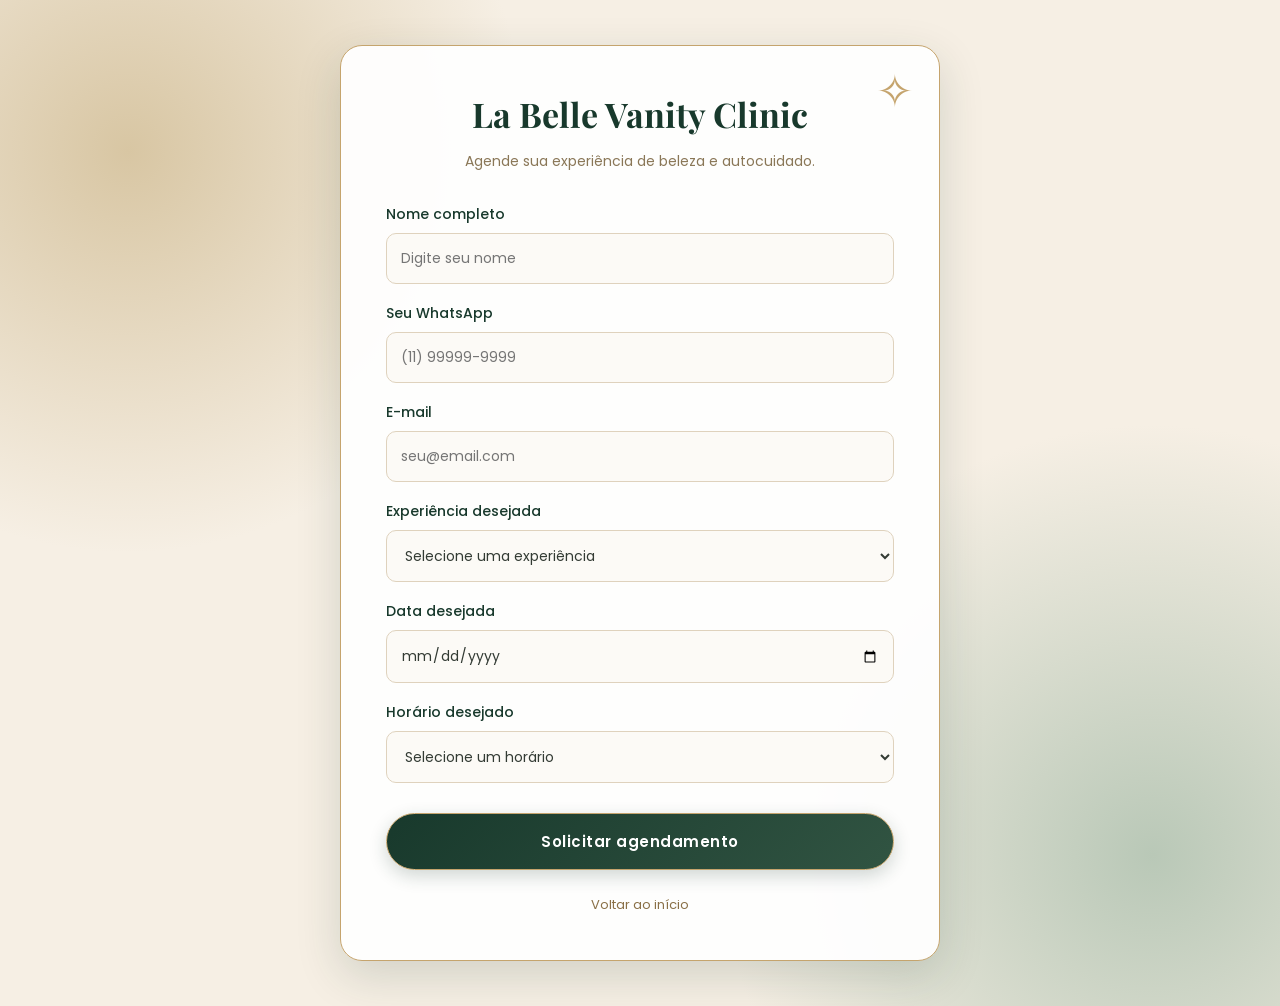
<file: agendamento.html>
<!DOCTYPE html>
<html lang="pt-BR">
<head>
    <meta charset="UTF-8">
    <meta name="viewport" content="width=device-width, initial-scale=1.0">
    <title>Agendamento | La Belle Vanity Clinic</title>
    <link rel="stylesheet" href="agendamento.css">
    <script src="agendamento.js" defer></script>
</head>
<body>

    <main class="container">
        <h1>La Belle Vanity Clinic</h1>
        <p class="subtitulo">Agende sua experiência de beleza e autocuidado.</p>

        <form id="formAgendamento">

            <label for="nome">Nome completo</label>
            <input type="text" id="nome" required placeholder="Digite seu nome">

            <label for="whatsapp">Seu WhatsApp</label>
            <input type="tel" id="whatsapp" required placeholder="(11) 99999-9999">

            <label for="email">E-mail</label>
            <input type="email" id="email" required placeholder="seu@email.com">

            <label for="experiencia">Experiência desejada</label>
            <select id="experiencia" required>
                <option value="">Selecione uma experiência</option>
                <option>Limpeza de pele</option>
                <option>Skincare personalizado</option>
                <option>Tratamento facial</option>
                <option>Tratamento corporal</option>
                <option>Experiência de relaxamento</option>
                <option>Avaliação estética</option>
            </select>

            <label for="data">Data desejada</label>
            <input type="date" id="data" required>

            <label for="horario">Horário desejado</label>
            <select id="horario" required>
                <option value="">Selecione um horário</option>
                <option>09:00</option>
                <option>10:00</option>
                <option>11:00</option>
                <option>13:00</option>
                <option>14:00</option>
                <option>15:00</option>
                <option>16:00</option>
                <option>17:00</option>
            </select>

            <button type="submit">Solicitar agendamento</button>
        </form>

        <div id="mensagem" role="status"></div>

        <a href="index.html" class="voltar">Voltar ao início</a>
    </main>

</body>
</html>
</file>
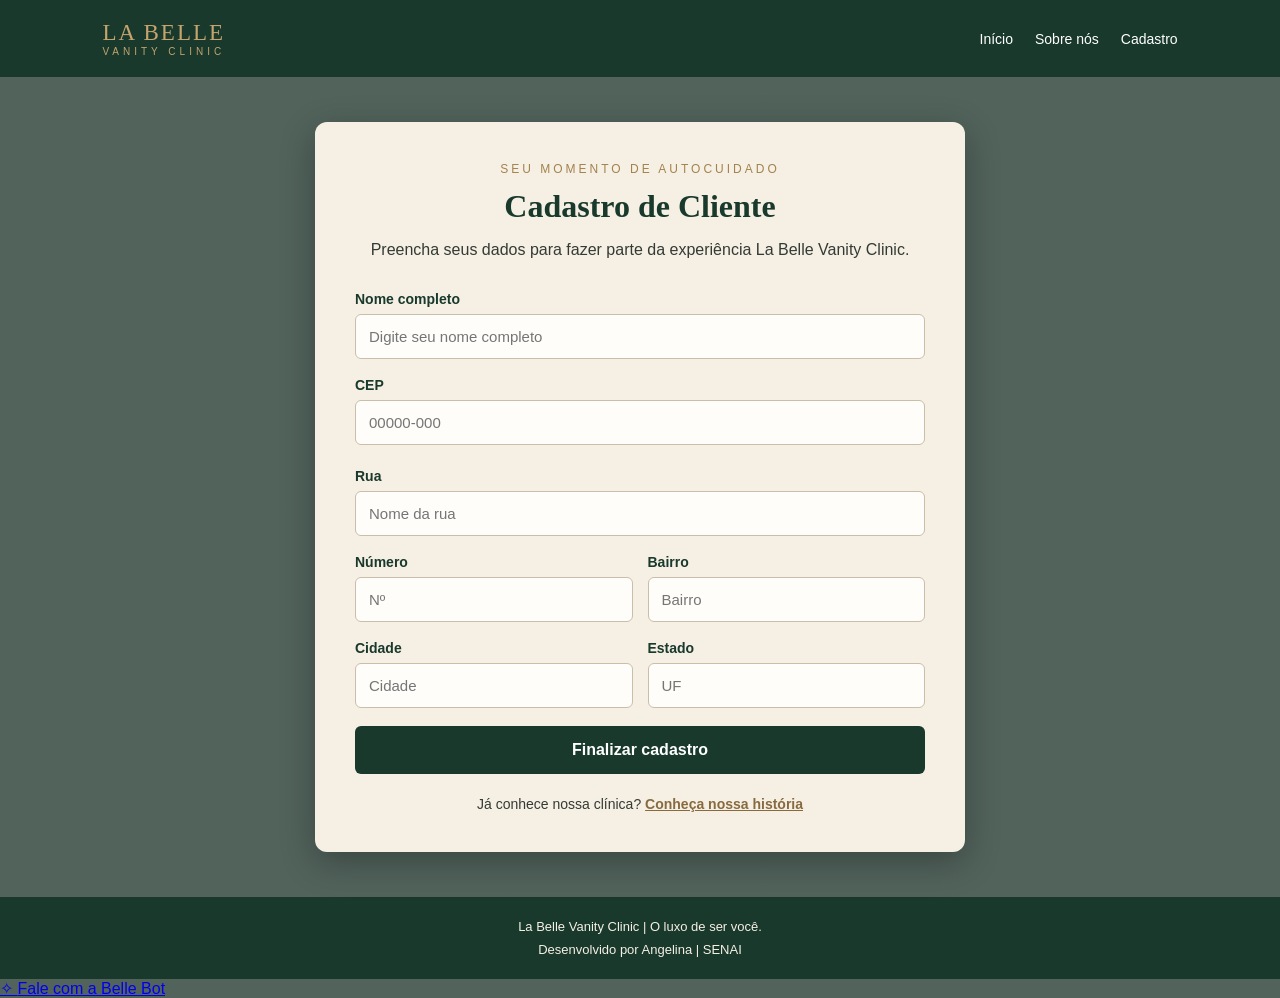
<file: cadastroLaBelle.html>
<!DOCTYPE html>
<html lang="pt-BR">
<head>
    <meta charset="UTF-8">
    <meta name="viewport" content="width=device-width, initial-scale=1.0">
    <title>Cadastro | La Belle Vanity Clinic</title>
    <link rel="stylesheet" href="styleLaBelle.css">
    <script src="scriptLaBelle.js" defer></script>
</head>
<body>

    <header class="cabecalho">
        <a href="index.html" class="marca">LA BELLE <span>VANITY CLINIC</span></a>

        <nav>
            <a href="index.html">Início</a>
            <a href="sobre.html">Sobre nós</a>
            <a href="cadastroLaBelle.html">Cadastro</a>
        </nav>
    </header>

    <main class="container">
        <section class="formulario">
            <p class="subtitulo">SEU MOMENTO DE AUTOCUIDADO</p>
            <h1>Cadastro de Cliente</h1>
            <p class="descricao">
                Preencha seus dados para fazer parte da experiência
                La Belle Vanity Clinic.
            </p>

            <form id="formCadastro">
                <div class="campo">
                    <label for="nome">Nome completo</label>
                    <input type="text" id="nome" name="nome"
                           placeholder="Digite seu nome completo" required>
                </div>

                <div class="campo">
                    <label for="cep">CEP</label>
                    <input type="text" id="cep" name="cep"
                           placeholder="00000-000" maxlength="9" required>
                    <small id="mensagemCep"></small>
                </div>

                <div class="campo">
                    <label for="rua">Rua</label>
                    <input type="text" id="rua" name="rua"
                           placeholder="Nome da rua" required>
                </div>

                <div class="linha">
                    <div class="campo">
                        <label for="numero">Número</label>
                        <input type="text" id="numero" name="numero"
                               placeholder="Nº" required>
                    </div>

                    <div class="campo">
                        <label for="bairro">Bairro</label>
                        <input type="text" id="bairro" name="bairro"
                               placeholder="Bairro" required>
                    </div>
                </div>

                <div class="linha">
                    <div class="campo">
                        <label for="cidade">Cidade</label>
                        <input type="text" id="cidade" name="cidade"
                               placeholder="Cidade" required>
                    </div>

                    <div class="campo">
                        <label for="estado">Estado</label>
                        <input type="text" id="estado" name="estado"
                               placeholder="UF" maxlength="2" required>
                    </div>
                </div>

                <button type="submit">Finalizar cadastro</button>
            </form>

            <p class="voltar">
                Já conhece nossa clínica?
                <a href="sobre.html">Conheça nossa história</a>
            </p>
        </section>
    </main>

    <footer>
        <p>La Belle Vanity Clinic | O luxo de ser você.</p>
        <p>Desenvolvido por Angelina | SENAI</p>
    </footer>

<a href="htmlChatLaBelleVanityClinic.html"
   class="botao-belle"
   aria-label="Conversar com a Belle Bot"
   target="_blank"
   rel="noopener noreferrer">

    <span class="icone-belle">✧</span>
    <span>Fale com a Belle Bot</span>

</a>

</body>
</html>
</file>
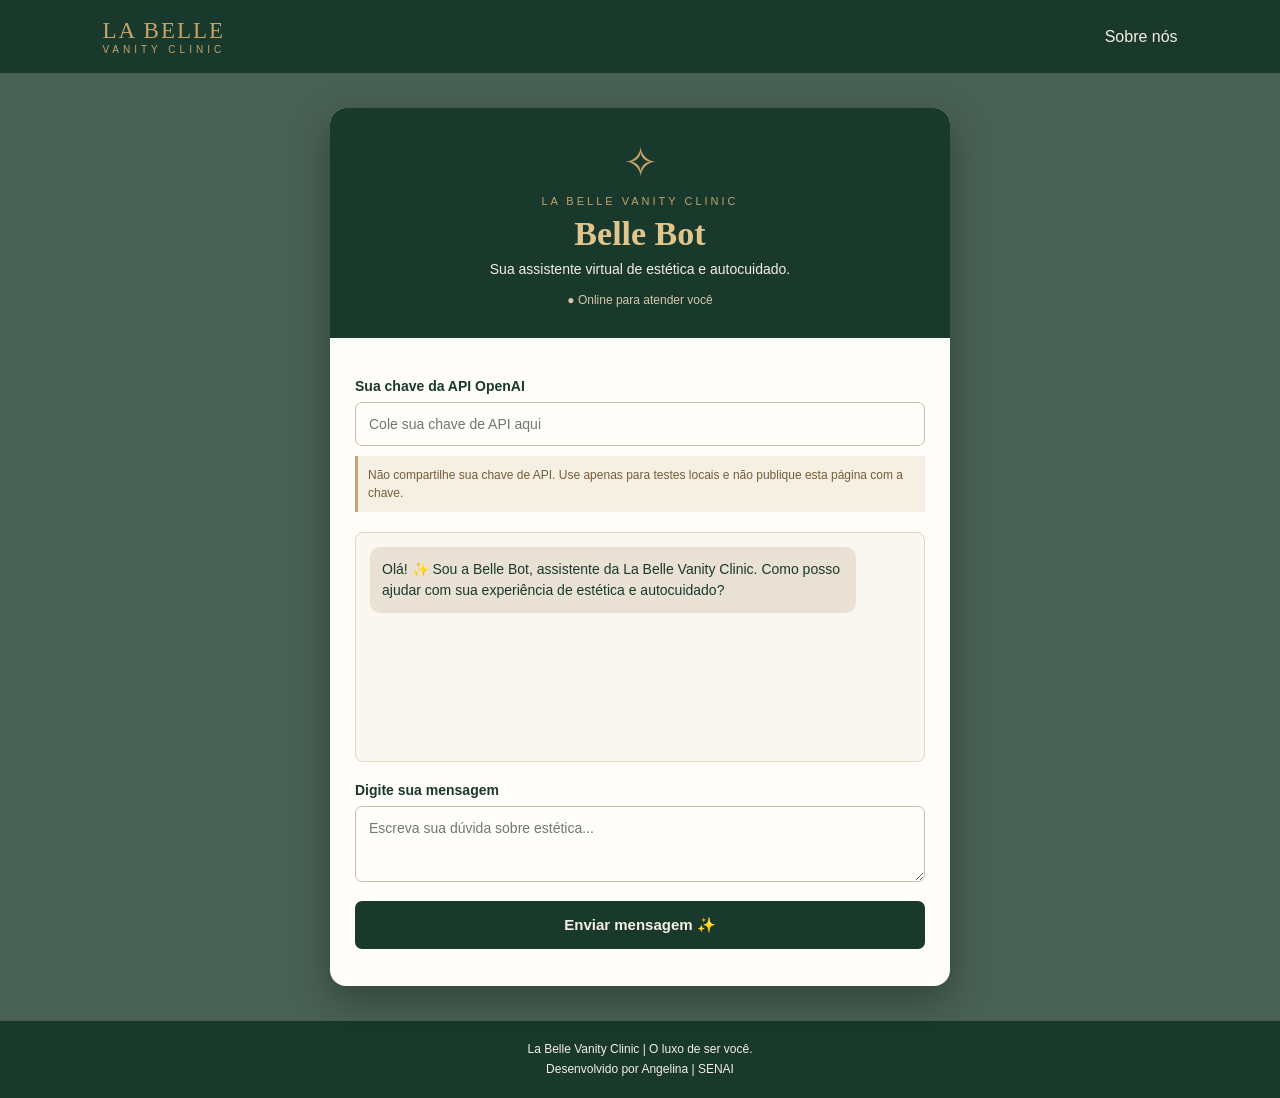
<file: htmlChatLaBelleVanityClinic.html>
<!DOCTYPE html>
<html lang="pt-BR">
<head>
    <meta charset="UTF-8">
    <meta name="viewport" content="width=device-width, initial-scale=1.0">
    <title>Belle Bot | La Belle Vanity Clinic</title>
    <link rel="stylesheet" href="styleChatBotLaBelleVanityClinic.css">
    <script src="scriptChatLaBelleVanityClinic.js" defer></script>
</head>
<body>

    <header>
        <a href="index.html" class="logo">
            LA BELLE
            <span>VANITY CLINIC</span>
        </a>
        <a href="sobre.html" class="link-voltar">Sobre nós</a>
    </header>

    <main class="container">
        <section class="chat-card">
            <div class="chat-topo">
                <div class="icone">✧</div>
                <p class="identificacao">LA BELLE VANITY CLINIC</p>
                <h1>Belle Bot</h1>
                <p class="descricao">
                    Sua assistente virtual de estética e autocuidado.
                </p>
                <span class="status">● Online para atender você</span>
            </div>

            <div class="conteudo">
                <label for="apiKey">Sua chave da API OpenAI</label>
                <input
                    type="password"
                    id="apiKey"
                    placeholder="Cole sua chave de API aqui"
                    autocomplete="off"
                >

                <div class="aviso">
                    Não compartilhe sua chave de API. Use apenas para testes
                    locais e não publique esta página com a chave.
                </div>

                <div id="conversa" class="conversa" aria-live="polite">
                    <div class="mensagem bot">
                        Olá! ✨ Sou a Belle Bot, assistente da La Belle Vanity
                        Clinic. Como posso ajudar com sua experiência de
                        estética e autocuidado?
                    </div>
                </div>

                <label for="mensagem">Digite sua mensagem</label>
                <textarea
                    id="mensagem"
                    rows="3"
                    placeholder="Escreva sua dúvida sobre estética..."
                ></textarea>

                <button id="btnEnviar" type="button">
                    Enviar mensagem ✨
                </button>

                <p id="status" role="status"></p>
            </div>
        </section>
    </main>

    <footer>
        <p>La Belle Vanity Clinic | O luxo de ser você.</p>
        <p>Desenvolvido por Angelina | SENAI</p>
    </footer>

</body>
</html>
</file>
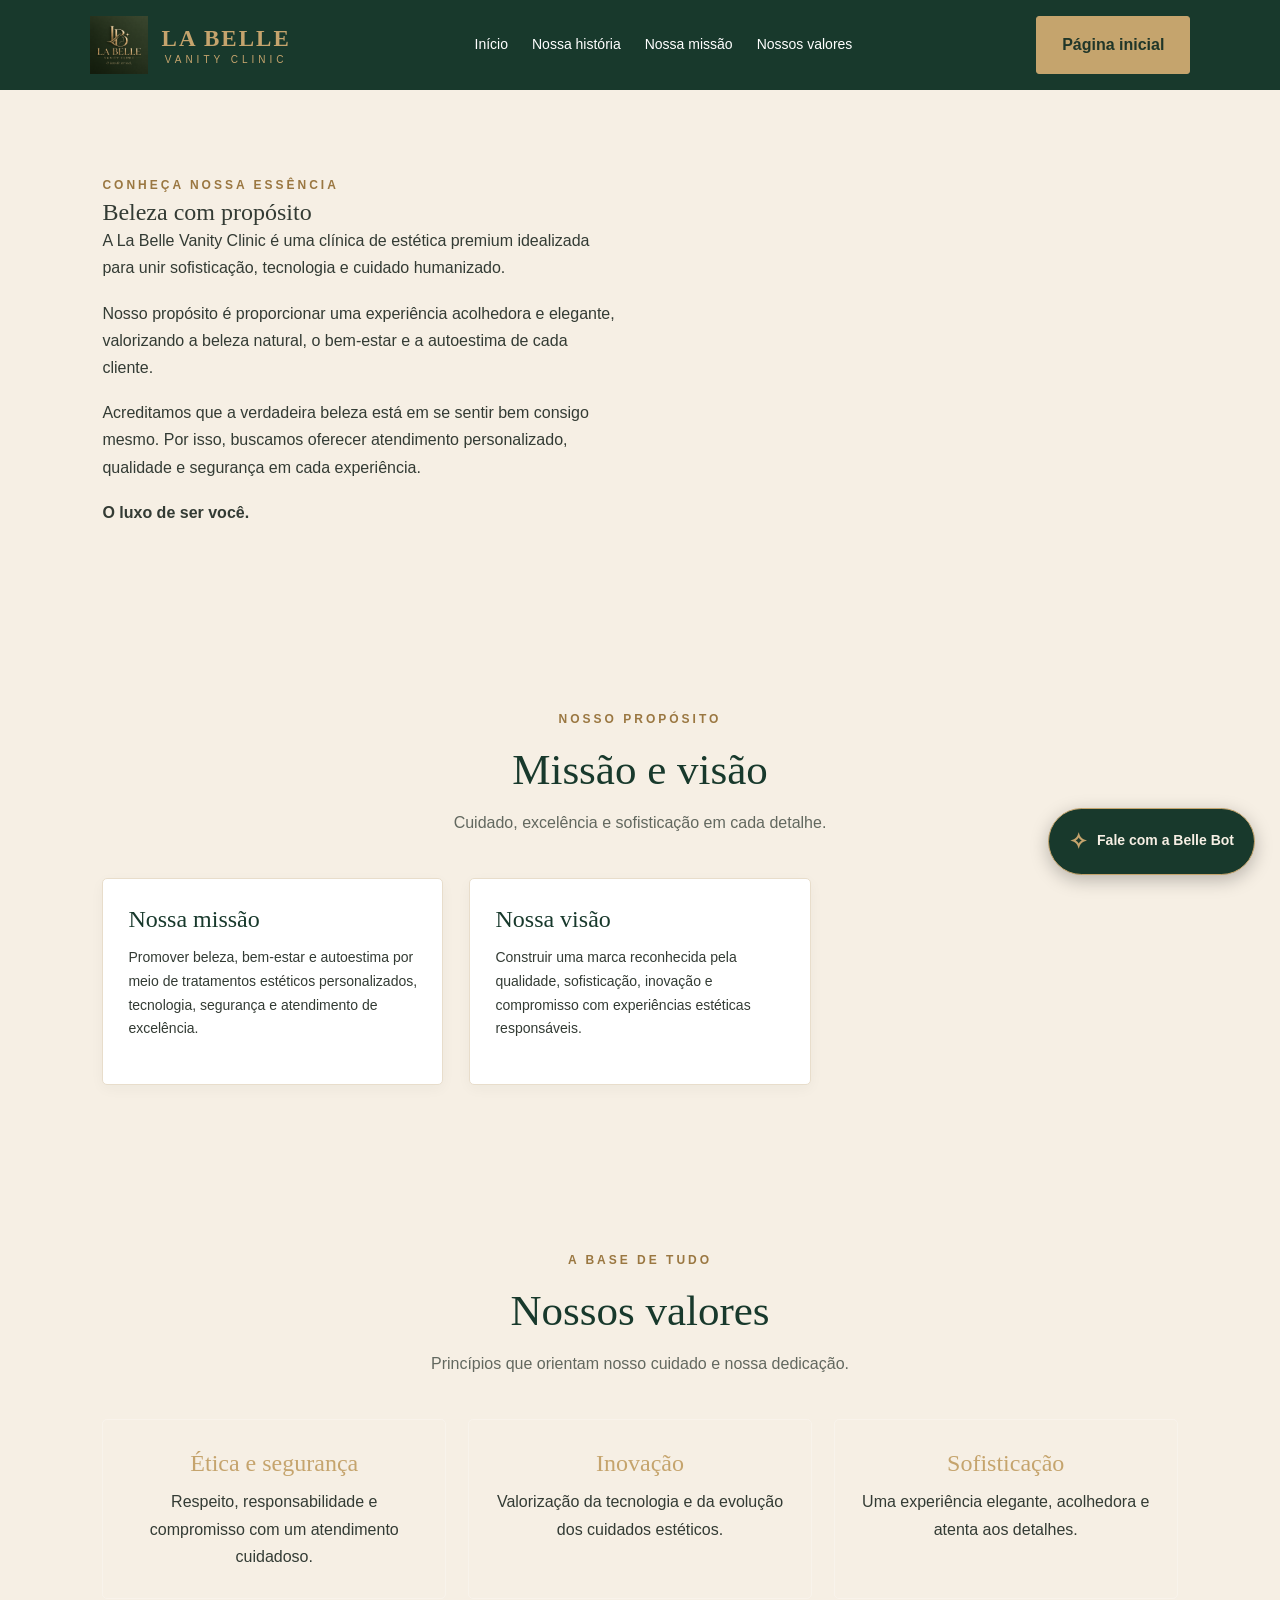
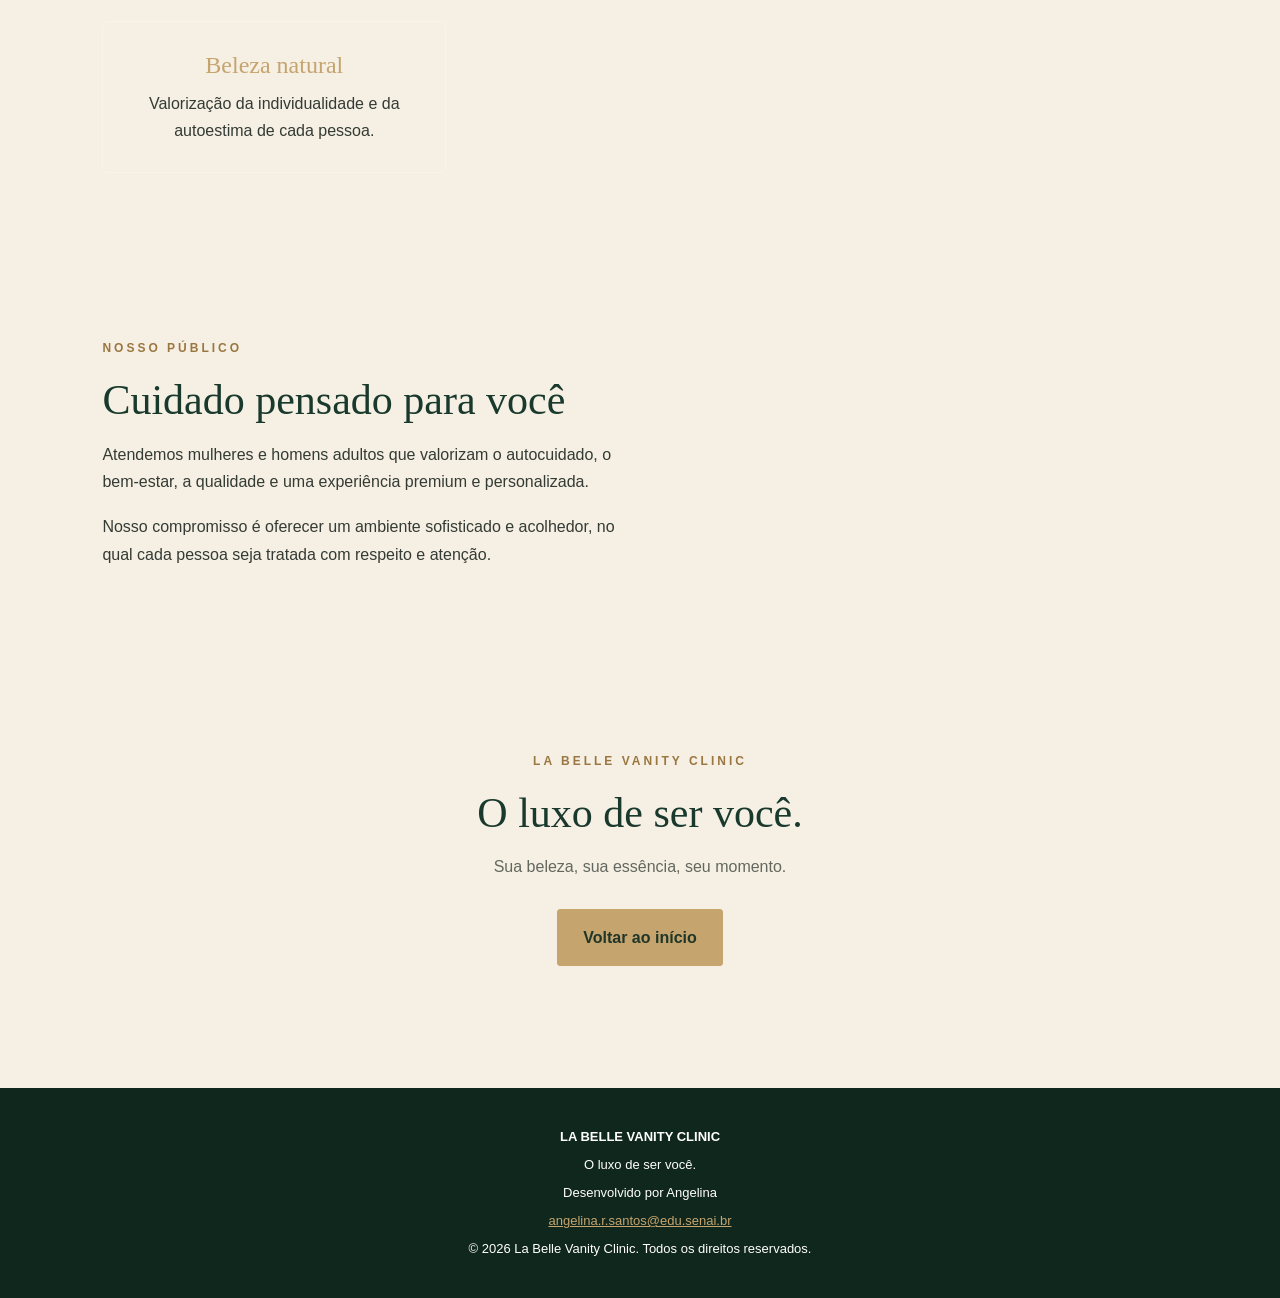
<file: sobre.html>
<!DOCTYPE html>
<html lang="pt-BR">
<head>
    <meta charset="UTF-8">
    <meta name="viewport" content="width=device-width, initial-scale=1.0">

    <title>Sobre Nós | La Belle Vanity Clinic</title>

    <meta name="description" content="Conheça a história, a missão e os valores da La Belle Vanity Clinic. O luxo de ser você.">

    <link rel="stylesheet" href="style.css">
</head>

<body>

    <header class="cabecalho">
        <a href="index.html" class="identidade">
            <img
                src="logo.png"
                alt="Logo La Belle Vanity Clinic"
                class="logo"
            >

            <span class="marca">
                <strong>LA BELLE</strong>
                <span>VANITY CLINIC</span>
            </span>
        </a>

        <nav class="menu-principal">
            <a href="index.html">Início</a>
            <a href="#historia">Nossa história</a>
            <a href="#missao">Nossa missão</a>
            <a href="#valores">Nossos valores</a>
        </nav>

        <a href="index.html" class="botao">
            Página inicial
        </a>
    </header>

    <main>

        <section class="secao sobre" id="historia">
            <div class="sobre-conteudo">

                <span class="etiqueta">CONHEÇA NOSSA ESSÊNCIA</span>

                <h1>Beleza com propósito</h1>

                <p>
                    A La Belle Vanity Clinic é uma clínica de estética
                    premium idealizada para unir sofisticação, tecnologia
                    e cuidado humanizado.
                </p>

                <p>
                    Nosso propósito é proporcionar uma experiência
                    acolhedora e elegante, valorizando a beleza natural,
                    o bem-estar e a autoestima de cada cliente.
                </p>

                <p>
                    Acreditamos que a verdadeira beleza está em se sentir
                    bem consigo mesmo. Por isso, buscamos oferecer
                    atendimento personalizado, qualidade e segurança
                    em cada experiência.
                </p>

                <p><strong>O luxo de ser você.</strong></p>

            </div>
        </section>

        <section class="secao" id="missao">

            <div class="titulo-secao">
                <span class="etiqueta">NOSSO PROPÓSITO</span>
                <h2>Missão e visão</h2>
                <p>
                    Cuidado, excelência e sofisticação em cada detalhe.
                </p>
            </div>

            <div class="cartoes">

                <article class="cartao">
                    <div class="cartao-conteudo">
                        <h3>Nossa missão</h3>

                        <p>
                            Promover beleza, bem-estar e autoestima por
                            meio de tratamentos estéticos personalizados,
                            tecnologia, segurança e atendimento
                            de excelência.
                        </p>
                    </div>
                </article>

                <article class="cartao">
                    <div class="cartao-conteudo">
                        <h3>Nossa visão</h3>

                        <p>
                            Construir uma marca reconhecida pela
                            qualidade, sofisticação, inovação e
                            compromisso com experiências estéticas
                            responsáveis.
                        </p>
                    </div>
                </article>

            </div>
        </section>

        <section class="secao" id="valores">

            <div class="titulo-secao">
                <span class="etiqueta">A BASE DE TUDO</span>
                <h2>Nossos valores</h2>
                <p>
                    Princípios que orientam nosso cuidado e nossa
                    dedicação.
                </p>
            </div>

            <div class="valores">

                <div class="valor">
                    <h3>Ética e segurança</h3>
                    <p>
                        Respeito, responsabilidade e compromisso
                        com um atendimento cuidadoso.
                    </p>
                </div>

                <div class="valor">
                    <h3>Inovação</h3>
                    <p>
                        Valorização da tecnologia e da evolução
                        dos cuidados estéticos.
                    </p>
                </div>

                <div class="valor">
                    <h3>Sofisticação</h3>
                    <p>
                        Uma experiência elegante, acolhedora
                        e atenta aos detalhes.
                    </p>
                </div>

                <div class="valor">
                    <h3>Beleza natural</h3>
                    <p>
                        Valorização da individualidade e da
                        autoestima de cada pessoa.
                    </p>
                </div>

            </div>
        </section>

        <section class="secao sobre" id="publico">

            <div class="sobre-conteudo">
                <span class="etiqueta">NOSSO PÚBLICO</span>

                <h2>Cuidado pensado para você</h2>

                <p>
                    Atendemos mulheres e homens adultos que valorizam
                    o autocuidado, o bem-estar, a qualidade e uma
                    experiência premium e personalizada.
                </p>

                <p>
                    Nosso compromisso é oferecer um ambiente
                    sofisticado e acolhedor, no qual cada pessoa
                    seja tratada com respeito e atenção.
                </p>
            </div>

        </section>

        <section class="secao contato">
            <div class="titulo-secao">
                <span class="etiqueta">LA BELLE VANITY CLINIC</span>

                <h2>O luxo de ser você.</h2>

                <p>
                    Sua beleza, sua essência, seu momento.
                </p>

                <a href="index.html" class="botao">
                    Voltar ao início
                </a>
            </div>
        </section>

    </main>

    <footer class="rodape">
        <p><strong>LA BELLE VANITY CLINIC</strong></p>
        <p>O luxo de ser você.</p>
        <p>Desenvolvido por Angelina</p>

        <p>
            <a href="mailto:angelina.r.santos@edu.senai.br">
                angelina.r.santos@edu.senai.br
            </a>
        </p>

        <p>© 2026 La Belle Vanity Clinic. Todos os direitos reservados.</p>
    </footer>

    <script src="script.js" defer></script>

<a href="htmlChatLaBelleVanityClinic.html"
   class="botao-belle"
   aria-label="Conversar com a Belle Bot"
   target="_blank"
   rel="noopener noreferrer">

    <span class="icone-belle">✧</span>
    <span>Fale com a Belle Bot</span>

</a>

</body>
</html>
</file>
<file: agendamento.css>
@import url('https://fonts.googleapis.com/css2?family=Playfair+Display:wght@500;600;700&family=Poppins:wght@300;400;500;600&display=swap');

* {
    margin: 0;
    padding: 0;
    box-sizing: border-box;
}

body {
    font-family: 'Poppins', sans-serif;
    background:
        radial-gradient(circle at 10% 15%, #d8c6a3 0%, transparent 28%),
        radial-gradient(circle at 90% 85%, #b9c8b7 0%, transparent 30%),
        #f6efe4;
    color: #333b34;
    min-height: 100vh;
    padding: 45px 18px;
}

.container {
    max-width: 600px;
    margin: auto;
    padding: 45px;
    background: rgba(255, 255, 255, 0.94);
    border: 1px solid #c5a46d;
    border-radius: 22px;
    box-shadow: 0 15px 45px rgba(24, 57, 44, 0.16);
    position: relative;
    overflow: hidden;
    animation: aparecer 0.8s ease;
}

.container::before {
    content: "✧";
    position: absolute;
    top: 12px;
    right: 25px;
    color: #c5a46d;
    font-size: 45px;
}

h1 {
    font-family: 'Playfair Display', serif;
    text-align: center;
    color: #18392c;
    font-size: 34px;
    margin-bottom: 12px;
}

.subtitulo {
    text-align: center;
    color: #8a7757;
    font-size: 14px;
    line-height: 1.8;
    margin-bottom: 30px;
}

label {
    display: block;
    margin: 19px 0 8px;
    color: #18392c;
    font-weight: 500;
    font-size: 14px;
}

input, select {
    width: 100%;
    padding: 14px;
    border: 1px solid #dfd2bd;
    border-radius: 10px;
    background: #fcfaf6;
    color: #333b34;
    font-family: 'Poppins', sans-serif;
    font-size: 14px;
    transition: 0.3s;
}

input:focus, select:focus {
    outline: none;
    border-color: #c5a46d;
    box-shadow: 0 0 0 3px rgba(197, 164, 109, 0.16);
    background: white;
}

button {
    width: 100%;
    padding: 16px;
    margin-top: 30px;
    background: linear-gradient(135deg, #18392c, #315442);
    color: #fff;
    border: 1px solid #c5a46d;
    border-radius: 35px;
    font-family: 'Poppins', sans-serif;
    font-size: 15px;
    font-weight: 600;
    letter-spacing: 0.5px;
    cursor: pointer;
    box-shadow: 0 6px 18px rgba(24, 57, 44, 0.2);
    transition: 0.3s;
}

button:hover {
    transform: translateY(-3px);
    background: #315442;
    color: #f4dba9;
    box-shadow: 0 10px 25px rgba(24, 57, 44, 0.25);
}

#mensagem {
    margin-top: 22px;
    text-align: center;
    color: #18392c;
    line-height: 1.8;
    font-size: 14px;
}

#mensagem a {
    transition: 0.3s;
}

#mensagem a:hover {
    background: #315442 !important;
    transform: translateY(-3px);
}

.voltar {
    display: block;
    text-align: center;
    margin-top: 25px;
    color: #8a7047;
    text-decoration: none;
    font-size: 13px;
    transition: 0.3s;
}

.voltar:hover {
    color: #18392c;
}

@keyframes aparecer {
    from {
        opacity: 0;
        transform: translateY(20px);
    }
    to {
        opacity: 1;
        transform: translateY(0);
    }
}

@media (max-width: 600px) {
    body {
        padding: 20px 12px;
    }

    .container {
        padding: 35px 22px;
    }

    h1 {
        font-size: 27px;
    }
}
</file>
<file: styleLaBelle.css>
* {
    margin: 0;
    padding: 0;
    box-sizing: border-box;
}

body {
    font-family: Arial, sans-serif;
    color: #333b34;
    min-height: 100vh;
    background:
        linear-gradient(rgba(15, 39, 29, 0.72), rgba(15, 39, 29, 0.72)),
        url("https://images.unsplash.com/photo-1570172619644-dfd03ed5d881")
        center/cover fixed;
}

.cabecalho {
    background-color: #18392c;
    padding: 20px 8%;
    display: flex;
    justify-content: space-between;
    align-items: center;
    flex-wrap: wrap;
    gap: 15px;
}

.marca {
    color: #c5a46d;
    font-family: Georgia, serif;
    font-size: 23px;
    text-decoration: none;
    letter-spacing: 2px;
}

.marca span {
    display: block;
    font-family: Arial, sans-serif;
    font-size: 10px;
    letter-spacing: 4px;
    text-align: center;
}

nav {
    display: flex;
    gap: 22px;
    flex-wrap: wrap;
}

nav a {
    color: #fff;
    text-decoration: none;
    font-size: 14px;
}

nav a:hover {
    color: #c5a46d;
}

.container {
    display: flex;
    justify-content: center;
    padding: 45px 20px;
}

.formulario {
    background-color: #f6efe4;
    width: 100%;
    max-width: 650px;
    padding: 40px;
    border-radius: 12px;
    box-shadow: 0 10px 35px rgba(0, 0, 0, 0.3);
}

.subtitulo {
    color: #a3834d;
    font-size: 12px;
    letter-spacing: 3px;
    text-align: center;
    margin-bottom: 12px;
}

h1 {
    color: #18392c;
    font-family: Georgia, serif;
    font-size: 32px;
    text-align: center;
    margin-bottom: 12px;
}

.descricao {
    text-align: center;
    line-height: 1.6;
    margin-bottom: 28px;
}

.campo {
    display: flex;
    flex-direction: column;
    margin-bottom: 18px;
    flex: 1;
}

.campo label {
    color: #18392c;
    font-weight: bold;
    margin-bottom: 7px;
    font-size: 14px;
}

.campo input {
    padding: 13px;
    border: 1px solid #c9bea9;
    border-radius: 6px;
    background: #fffdf9;
    font-size: 15px;
    outline: none;
    width: 100%;
}

.campo input:focus {
    border-color: #a3834d;
    box-shadow: 0 0 0 2px rgba(197, 164, 109, 0.2);
}

.linha {
    display: flex;
    gap: 15px;
}

#mensagemCep {
    margin-top: 5px;
    color: #8b3d32;
    font-size: 12px;
}

button {
    width: 100%;
    padding: 15px;
    background-color: #18392c;
    color: #fff;
    border: none;
    border-radius: 6px;
    font-size: 16px;
    font-weight: bold;
    cursor: pointer;
    transition: 0.3s;
}

button:hover {
    background-color: #315442;
}

.voltar {
    text-align: center;
    margin-top: 22px;
    font-size: 14px;
}

.voltar a {
    color: #876b3e;
    font-weight: bold;
}

footer {
    background-color: #18392c;
    color: #f6efe4;
    text-align: center;
    padding: 18px;
    font-size: 13px;
    line-height: 1.8;
}

@media (max-width: 600px) {
    .cabecalho {
        justify-content: center;
        text-align: center;
    }

    nav {
        justify-content: center;
    }

    .formulario {
        padding: 25px 18px;
    }

    .linha {
        flex-direction: column;
        gap: 0;
    }

    h1 {
        font-size: 27px;
    }
}
</file>
<file: styleChatBotLaBelleVanityClinic.css>
* {
    margin: 0;
    padding: 0;
    box-sizing: border-box;
}

body {
    min-height: 100vh;
    font-family: Arial, sans-serif;
    background: #f6efe4;
    color: #333b34;
}

header {
    background: #18392c;
    padding: 18px 8%;
    display: flex;
    justify-content: space-between;
    align-items: center;
}

.logo {
    color: #c5a46d;
    font-family: Georgia, serif;
    font-size: 23px;
    letter-spacing: 2px;
    text-decoration: none;
    text-align: center;
}

.logo span {
    display: block;
    font-family: Arial, sans-serif;
    font-size: 10px;
    letter-spacing: 4px;
}

.link-voltar {
    color: #f6efe4;
    text-decoration: none;
}

.link-voltar:hover {
    color: #c5a46d;
}

.container {
    min-height: calc(100vh - 130px);
    display: flex;
    justify-content: center;
    align-items: center;
    padding: 35px 18px;
    background:
        linear-gradient(rgba(24, 57, 44, 0.78), rgba(24, 57, 44, 0.78)),
        url("https://images.unsplash.com/photo-1570172619644-dfd03ed5d881")
        center/cover;
}

.chat-card {
    width: 100%;
    max-width: 620px;
    background: #fffdf9;
    border-radius: 16px;
    overflow: hidden;
    box-shadow: 0 15px 40px rgba(0, 0, 0, 0.3);
}

.chat-topo {
    background: #18392c;
    color: #f6efe4;
    text-align: center;
    padding: 30px 20px;
}

.icone {
    color: #c5a46d;
    font-size: 42px;
    margin-bottom: 8px;
}

.identificacao {
    color: #c5a46d;
    font-size: 11px;
    letter-spacing: 3px;
}

.chat-topo h1 {
    color: #e1c58e;
    font-family: Georgia, serif;
    font-size: 34px;
    margin: 8px 0;
}

.descricao {
    font-size: 14px;
    margin-bottom: 13px;
}

.status {
    color: #d7c7a8;
    font-size: 12px;
}

.conteudo {
    padding: 25px;
}

label {
    display: block;
    color: #18392c;
    font-weight: bold;
    font-size: 14px;
    margin: 15px 0 8px;
}

input,
textarea {
    width: 100%;
    padding: 13px;
    border: 1px solid #c9bea9;
    border-radius: 7px;
    background: #fffdf9;
    font-family: Arial, sans-serif;
    font-size: 14px;
    outline: none;
}

input:focus,
textarea:focus {
    border-color: #c5a46d;
    box-shadow: 0 0 0 2px rgba(197, 164, 109, 0.2);
}

textarea {
    resize: vertical;
}

.aviso {
    color: #765d37;
    background: #f6efe4;
    border-left: 3px solid #c5a46d;
    padding: 10px;
    margin-top: 10px;
    font-size: 12px;
    line-height: 1.5;
}

.conversa {
    height: 230px;
    overflow-y: auto;
    padding: 14px;
    margin: 20px 0;
    border: 1px solid #e0d6c6;
    border-radius: 8px;
    background: #faf7f0;
}

.mensagem {
    max-width: 90%;
    padding: 12px;
    border-radius: 10px;
    margin-bottom: 12px;
    font-size: 14px;
    line-height: 1.5;
    overflow-wrap: anywhere;
}

.bot {
    background: #e9e2d4;
    color: #18392c;
    margin-right: auto;
}

.usuario {
    background: #18392c;
    color: white;
    margin-left: auto;
}

button {
    width: 100%;
    padding: 15px;
    margin-top: 15px;
    background: #18392c;
    color: #f6efe4;
    border: none;
    border-radius: 7px;
    font-size: 15px;
    font-weight: bold;
    cursor: pointer;
    transition: 0.3s;
}

button:hover {
    background: #315442;
    transform: translateY(-2px);
}

button:disabled {
    opacity: 0.6;
    cursor: wait;
    transform: none;
}

#status {
    margin-top: 12px;
    font-size: 13px;
    text-align: center;
    color: #765d37;
}

footer {
    background: #18392c;
    color: #f6efe4;
    text-align: center;
    padding: 18px;
    font-size: 12px;
    line-height: 1.7;
}

@media (max-width: 500px) {
    header {
        flex-direction: column;
        gap: 15px;
    }

    .conteudo {
        padding: 18px;
    }

    .chat-topo h1 {
        font-size: 29px;
    }
}
</file>
<file: style.css>
/* ========================================
   LA BELLE VANITY CLINIC
   Identidade visual: luxo, beleza e elegância
======================================== */

:root {
    --verde: #18392c;
    --verde-claro: #315442;
    --champagne: #f6efe4;
    --dourado: #c5a46d;
    --dourado-claro: #e2c996;
    --texto: #333b34;
    --branco: #ffffff;
    --sombra: 0 12px 30px rgba(24, 57, 44, 0.10);
}

* {
    margin: 0;
    padding: 0;
    box-sizing: border-box;
}

html {
    scroll-behavior: smooth;
    scroll-padding-top: 30px;
}

body {
    font-family: Arial, Helvetica, sans-serif;
    background: var(--champagne);
    color: var(--texto);
    line-height: 1.7;
}

img {
    max-width: 100%;
}

a {
    transition: color 0.3s ease, background 0.3s ease,
                transform 0.3s ease;
}

h1, h2, h3 {
    font-family: Georgia, "Times New Roman", serif;
    font-weight: normal;
    line-height: 1.25;
}

/* CABEÇALHO */

.cabecalho {
    background: var(--verde);
    color: var(--branco);
    padding: 16px 7%;
    display: flex;
    justify-content: space-between;
    align-items: center;
    gap: 24px;
    flex-wrap: wrap;
}

.identidade {
    display: flex;
    align-items: center;
    gap: 14px;
    color: var(--dourado);
    text-decoration: none;
}

.logo {
    width: 58px;
    height: 58px;
    object-fit: contain;
}

.marca {
    font-family: Georgia, "Times New Roman", serif;
    font-size: 23px;
    letter-spacing: 2px;
    line-height: 1.3;
}

.marca span {
    display: block;
    font-family: Arial, Helvetica, sans-serif;
    font-size: 10px;
    letter-spacing: 4px;
    text-align: center;
}

.menu-principal {
    display: flex;
    align-items: center;
    justify-content: center;
    gap: 24px;
    flex-wrap: wrap;
}

.menu-principal a {
    color: var(--branco);
    text-decoration: none;
    font-size: 14px;
}

.menu-principal a:hover,
.menu-principal a:focus-visible {
    color: var(--dourado);
}

.menu-toggle {
    display: none;
    border: 1px solid var(--dourado);
    background: transparent;
    color: var(--dourado);
    font-size: 25px;
    padding: 3px 11px;
    cursor: pointer;
    border-radius: 4px;
}

/* DESTAQUE INICIAL */

.hero {
    min-height: 540px;
    display: flex;
    align-items: center;
    padding: 80px 9%;
    color: var(--branco);
    background:
        linear-gradient(
            90deg,
            rgba(18, 43, 32, 0.94),
            rgba(18, 43, 32, 0.48)
        ),
        url("https://images.unsplash.com/photo-1570172619644-dfd03ed5d881?auto=format&fit=crop&w=1800&q=85")
        center / cover no-repeat;
}

.hero-conteudo {
    max-width: 650px;
    animation: aparecer 0.9s ease both;
}

.etiqueta {
    display: inline-block;
    color: #9a7741;
    text-transform: uppercase;
    letter-spacing: 3px;
    font-size: 12px;
    font-weight: bold;
}

.hero .etiqueta,
.diferenciais .etiqueta {
    color: var(--dourado);
}

.hero h1 {
    font-size: clamp(40px, 6vw, 70px);
    line-height: 1.12;
    margin: 20px 0;
}

.hero p {
    font-size: 17px;
    max-width: 510px;
    margin-bottom: 30px;
}

/* BOTÕES E LINKS */

.botao {
    display: inline-block;
    background: var(--dourado);
    color: #203629;
    padding: 14px 25px;
    text-decoration: none;
    border-radius: 3px;
    font-weight: bold;
    border: 1px solid var(--dourado);
}

.botao:hover,
.botao:focus-visible {
    background: var(--dourado-claro);
    border-color: var(--dourado-claro);
    transform: translateY(-2px);
}

.link {
    color: #866536;
    font-weight: bold;
    text-decoration: none;
}

.link:hover,
.link:focus-visible {
    color: var(--verde);
    text-decoration: underline;
}

/* SEÇÕES */

.secao {
    padding: 80px 8%;
    scroll-margin-top: 20px;
}

.sobre {
    display: grid;
    grid-template-columns: 1fr 1fr;
    gap: 50px;
    align-items: center;
}

.sobre > img {
    width: 100%;
    height: 390px;
    object-fit: cover;
    border-radius: 5px;
    box-shadow: var(--sombra);
}

.sobre h2 {
    color: var(--verde);
    font-size: clamp(32px, 4vw, 42px);
    margin: 14px 0;
}

.sobre p {
    margin-bottom: 18px;
}

/* TÍTULOS */

.titulo-secao {
    text-align: center;
    max-width: 700px;
    margin: 0 auto 42px;
}

.titulo-secao h2 {
    color: var(--verde);
    font-size: clamp(30px, 4vw, 43px);
    margin: 12px 0;
}

.titulo-secao p {
    color: #62685f;
}

/* CARTÕES DE TRATAMENTOS */

.tratamentos {
    background: #fffdf9;
}

.cartoes {
    display: grid;
    grid-template-columns: repeat(3, minmax(0, 1fr));
    gap: 26px;
}

.cartao {
    background: var(--branco);
    border: 1px solid #e8ddcb;
    border-radius: 5px;
    overflow: hidden;
    box-shadow: 0 4px 14px rgba(24, 57, 44, 0.04);
    transition: transform 0.3s ease, box-shadow 0.3s ease;
}

.cartao:hover {
    transform: translateY(-6px);
    box-shadow: var(--sombra);
}

.cartao img {
    width: 100%;
    height: 230px;
    object-fit: cover;
    display: block;
}

.cartao-conteudo {
    padding: 25px;
}

.cartao h3 {
    color: var(--verde);
    font-size: 24px;
    margin-bottom: 12px;
}

.cartao p {
    font-size: 14px;
    margin-bottom: 18px;
}

/* DIFERENCIAIS E VALORES */

.diferenciais {
    background: var(--verde);
    color: var(--branco);
}

.diferenciais .titulo-secao h2 {
    color: var(--dourado);
}

.diferenciais .titulo-secao p {
    color: #f0eee6;
}

.valores {
    display: grid;
    grid-template-columns: repeat(3, minmax(0, 1fr));
    gap: 22px;
    margin-top: 38px;
}

.valor {
    border: 1px solid rgba(255, 255, 255, 0.25);
    padding: 28px 22px;
    border-radius: 5px;
    text-align: center;
    transition: background 0.3s ease, transform 0.3s ease;
}

.valor:hover {
    background: rgba(255, 255, 255, 0.06);
    transform: translateY(-4px);
}

.valor h3 {
    color: var(--dourado);
    font-size: 24px;
    margin-bottom: 10px;
}

/* CONTATO */

.contato {
    text-align: center;
    background: var(--champagne);
}

.contato h2 {
    color: var(--verde);
    font-size: clamp(32px, 4vw, 42px);
    margin: 14px 0;
}

.contato p {
    margin-bottom: 28px;
}

/* RODAPÉ */

.rodape {
    background: #10271e;
    color: var(--branco);
    text-align: center;
    padding: 32px 16px;
    font-size: 13px;
}

.rodape p {
    margin: 6px 0;
}

.rodape a {
    color: var(--dourado);
    overflow-wrap: anywhere;
}

.rodape a:hover {
    color: var(--dourado-claro);
}

/* ANIMAÇÃO */

@keyframes aparecer {
    from {
        opacity: 0;
        transform: translateY(18px);
    }

    to {
        opacity: 1;
        transform: translateY(0);
    }
}

/* TABLETS */

@media (max-width: 900px) {
    .cabecalho {
        padding: 16px 5%;
    }

    .menu-principal {
        gap: 15px;
    }

    .sobre {
        gap: 30px;
    }

    .cartoes {
        grid-template-columns: repeat(2, minmax(0, 1fr));
    }

    .valores {
        grid-template-columns: 1fr;
    }
}

/* CELULARES */

@media (max-width: 650px) {
    .cabecalho {
        justify-content: space-between;
        gap: 12px;
    }

    .logo {
        width: 45px;
        height: 45px;
    }

    .marca {
        font-size: 18px;
    }

    .marca span {
        font-size: 9px;
        letter-spacing: 3px;
    }

    .menu-toggle {
        display: block;
    }

    .menu-principal {
        display: none;
        flex-direction: column;
        align-items: stretch;
        width: 100%;
        gap: 0;
    }

    .menu-principal.aberto {
        display: flex;
    }

    .menu-principal a {
        padding: 12px 5px;
        border-top: 1px solid rgba(255, 255, 255, 0.12);
    }

    .hero {
        min-height: 470px;
        padding: 60px 7%;
        background-position: center;
    }

    .hero h1 {
        font-size: clamp(38px, 11vw, 52px);
    }

    .hero p {
        font-size: 16px;
    }

    .etiqueta {
        font-size: 10px;
        letter-spacing: 2px;
    }

    .secao {
        padding: 55px 7%;
    }

    .sobre {
        grid-template-columns: 1fr;
        gap: 28px;
    }

    .sobre > img {
        height: 280px;
    }

    .cartoes {
        grid-template-columns: 1fr;
    }

    .cartao img {
        height: 240px;
    }

    .cartao-conteudo {
        padding: 22px;
    }

    .titulo-secao {
        margin-bottom: 30px;
    }

    .valores {
        gap: 15px;
    }

    .valor {
        padding: 22px 18px;
    }

    .contato h2 {
        font-size: 32px;
    }
}

/* ACESSIBILIDADE: RESPEITA A PREFERÊNCIA POR MENOS ANIMAÇÃO */

@media (prefers-reduced-motion: reduce) {
    *,
    *::before,
    *::after {
        scroll-behavior: auto !important;
        animation-duration: 0.01ms !important;
        transition-duration: 0.01ms !important;
    }
}

/* BOTÕES DOS TRATAMENTOS */
.botao-tratamento {
    display: inline-block;
    margin-top: 12px;
    padding: 10px 18px;
    border: 1px solid #c5a46d;
    border-radius: 4px;
    background: #18392c;
    color: #fff;
    font: inherit;
    cursor: pointer;
    transition: background 0.3s, transform 0.3s;
}

.botao-tratamento:hover {
    background: #315442;
    transform: translateY(-2px);
}

/* JANELA DE INFORMAÇÕES */
.modal-tratamento[hidden] {
    display: none !important;
}

.modal-tratamento {
    position: fixed;
    inset: 0;
    z-index: 9999;
    display: flex;
    align-items: center;
    justify-content: center;
    padding: 20px;
    background: rgba(12, 29, 21, 0.78);
}

.modal-conteudo {
    position: relative;
    width: 100%;
    max-width: 540px;
    max-height: 85vh;
    overflow-y: auto;
    padding: 38px 30px;
    border: 1px solid #c5a46d;
    border-radius: 8px;
    background: #f6efe4;
    color: #333b34;
    box-shadow: 0 15px 50px rgba(0, 0, 0, 0.25);
}

.modal-conteudo h2 {
    margin: 16px 0;
    color: #18392c;
    font-family: Georgia, serif;
    font-size: clamp(25px, 5vw, 34px);
    font-weight: normal;
}

.modal-conteudo p {
    line-height: 1.8;
}

.modal-fechar {
    position: absolute;
    top: 8px;
    right: 14px;
    border: none;
    background: transparent;
    color: #18392c;
    font-size: 32px;
    cursor: pointer;
}

.modal-aviso {
    margin-top: 20px;
    padding-top: 14px;
    border-top: 1px solid #e4d7c4;
    font-size: 13px;
}

body.modal-aberto {
    overflow: hidden;
}

@media (max-width: 480px) {
    .modal-conteudo {
        padding: 35px 22px 25px;
    }
}

/* BOTÃO FLUTUANTE PARA VOLTAR AO TOPO */
#voltar-topo {
    position: fixed;
    right: 24px;
    bottom: 24px;
    z-index: 1000;
    padding: 12px 18px;
    border: 1px solid #c5a46d;
    border-radius: 30px;
    background: #18392c;
    color: #fff;
    font: inherit;
    font-weight: bold;
    cursor: pointer;
    box-shadow: 0 4px 14px rgba(0, 0, 0, 0.18);
    transition: background 0.3s, transform 0.3s;
}

#voltar-topo:hover {
    background: #315442;
    transform: translateY(-3px);
}

@media (max-width: 480px) {
    #voltar-topo {
        right: 14px;
        bottom: 14px;
        padding: 10px 15px;
    }
}

/* CABEÇALHO FIXO DURANTE A ROLAGEM */
.cabecalho {
    position: sticky;
    top: 0;
    z-index: 1000;
    width: 100%;
}

/* EVITA QUE O MENU CUBRA OS TÍTULOS DAS SEÇÕES */
section[id] {
    scroll-margin-top: 110px;
}

/* =====================================
   QUIZ INTERATIVO LA BELLE VANITY
===================================== */

.quiz-autocuidado {
    background:
        radial-gradient(ellipse at top left, #f5dfd4 0%, transparent 42%),
        radial-gradient(ellipse at bottom right, #e4e9d8 0%, transparent 45%),
        #f6efe4;
    padding-top: 85px;
    padding-bottom: 85px;
}

.quiz-caixa {
    max-width: 850px;
    margin: 0 auto;
    padding: clamp(24px, 5vw, 52px);
    background: rgba(255, 253, 249, 0.96);
    border: 1px solid #e4d7c4;
    border-radius: 22px;
    box-shadow: 0 16px 45px rgba(24, 57, 44, 0.09);
}

.quiz-etiqueta {
    display: inline-block;
    margin-bottom: 12px;
    color: #9b7440;
    font-size: 12px;
    font-weight: bold;
    letter-spacing: 3px;
    text-transform: uppercase;
}

.quiz-caixa > h2 {
    margin-bottom: 14px;
    color: #18392c;
    font-family: Georgia, serif;
    font-size: clamp(30px, 5vw, 44px);
    font-weight: normal;
    line-height: 1.2;
}

.quiz-introducao {
    margin-bottom: 30px;
    color: #59645b;
    line-height: 1.8;
}

.quiz-pergunta {
    min-width: 0;
    margin: 25px 0;
    padding: 22px;
    border: 1px solid #e5d8c6;
    border-radius: 14px;
    background: #fff;
}

.quiz-pergunta legend {
    max-width: 100%;
    padding: 0 8px;
    color: #18392c;
    font-size: 18px;
    font-weight: bold;
    line-height: 1.5;
}

.quiz-opcao {
    display: flex;
    align-items: center;
    gap: 12px;
    margin-top: 12px;
    padding: 14px;
    border: 1px solid #eadfce;
    border-radius: 10px;
    background: #fffdf9;
    cursor: pointer;
    transition: border-color 0.2s, background 0.2s, transform 0.2s;
}

.quiz-opcao:hover {
    border-color: #c5a46d;
    background: #faf0e5;
    transform: translateY(-1px);
}

.quiz-opcao:has(input:checked) {
    border-color: #c5a46d;
    background: #f5ead9;
    box-shadow: 0 0 0 1px #c5a46d;
}

.quiz-opcao input {
    width: 18px;
    height: 18px;
    flex-shrink: 0;
    accent-color: #18392c;
    cursor: pointer;
}

.quiz-opcao span {
    color: #333b34;
    line-height: 1.5;
}

.quiz-botao,
.quiz-refazer {
    border: none;
    border-radius: 30px;
    padding: 15px 25px;
    background: #18392c;
    color: white;
    font: inherit;
    font-weight: bold;
    cursor: pointer;
    transition: background 0.2s, transform 0.2s;
}

.quiz-botao {
    display: block;
    width: 100%;
    margin-top: 28px;
    background: linear-gradient(110deg, #18392c, #315442);
    box-shadow: 0 6px 16px rgba(24, 57, 44, 0.15);
}

.quiz-botao:hover,
.quiz-refazer:hover {
    background: #9b7440;
    transform: translateY(-2px);
}

.quiz-resultado {
    margin-top: 30px;
    padding: 28px;
    border: 1px solid #c5a46d;
    border-radius: 16px;
    background: linear-gradient(135deg, #f7e8d9, #edf1e6);
    text-align: center;
}

.quiz-resultado[hidden] {
    display: none !important;
}

.quiz-resultado-icone {
    display: block;
    margin-bottom: 10px;
    font-size: 38px;
}

.quiz-resultado h3 {
    margin-bottom: 12px;
    color: #18392c;
    font-family: Georgia, serif;
    font-size: clamp(24px, 4vw, 32px);
    font-weight: normal;
}

.quiz-resultado p {
    margin-bottom: 20px;
    color: #414b43;
    line-height: 1.8;
}

.quiz-observacao {
    margin-top: 24px;
    color: #687067;
    font-size: 12px;
    line-height: 1.7;
    text-align: center;
}

.quiz-opcao:focus-within,
.quiz-botao:focus-visible,
.quiz-refazer:focus-visible {
    outline: 3px solid #c5a46d;
    outline-offset: 3px;
}

@media (max-width: 600px) {
    .quiz-autocuidado {
        padding-top: 55px;
        padding-bottom: 55px;
    }

    .quiz-caixa {
        padding: 22px 16px;
        border-radius: 16px;
    }

    .quiz-pergunta {
        padding: 16px 12px;
    }

    .quiz-pergunta legend {
        font-size: 16px;
    }

    .quiz-opcao {
        padding: 12px 10px;
    }
}

/* BOTÃO FLUTUANTE BELLE BOT */

.botao-belle {
    position: fixed;
    right: 25px;
    bottom: 25px;
    z-index: 9999;
    display: flex;
    align-items: center;
    gap: 10px;
    background: #18392c;
    color: #f6efe4;
    padding: 14px 20px;
    border: 1px solid #c5a46d;
    border-radius: 50px;
    text-decoration: none;
    font-size: 14px;
    font-weight: bold;
    box-shadow: 0 5px 18px rgba(0, 0, 0, 0.25);
    transition: 0.3s ease;
}

.botao-belle:hover {
    background: #315442;
    color: #e1c58e;
    transform: translateY(-4px);
}

.icone-belle {
    color: #c5a46d;
    font-size: 22px;
}

@media (max-width: 600px) {
    .botao-belle {
        right: 15px;
        bottom: 15px;
        padding: 13px 16px;
        font-size: 12px;
    }
}
</file>
